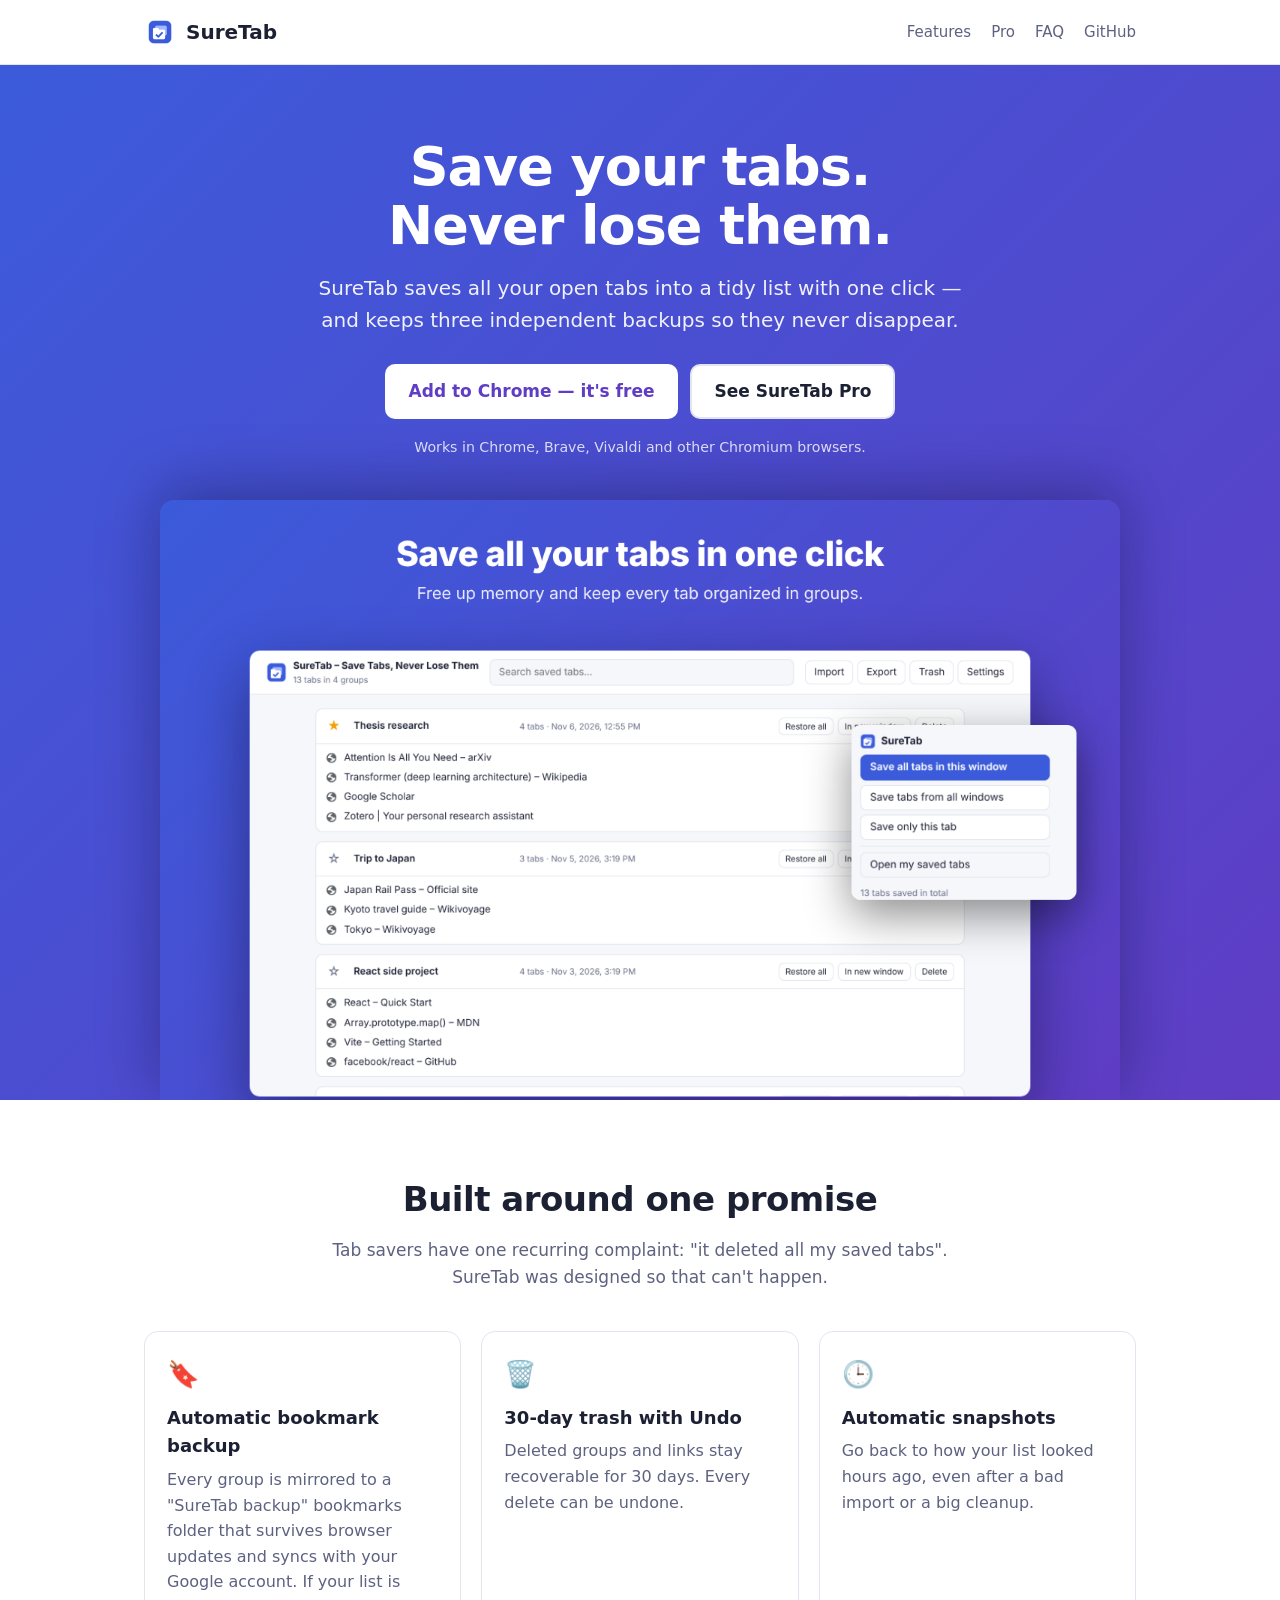
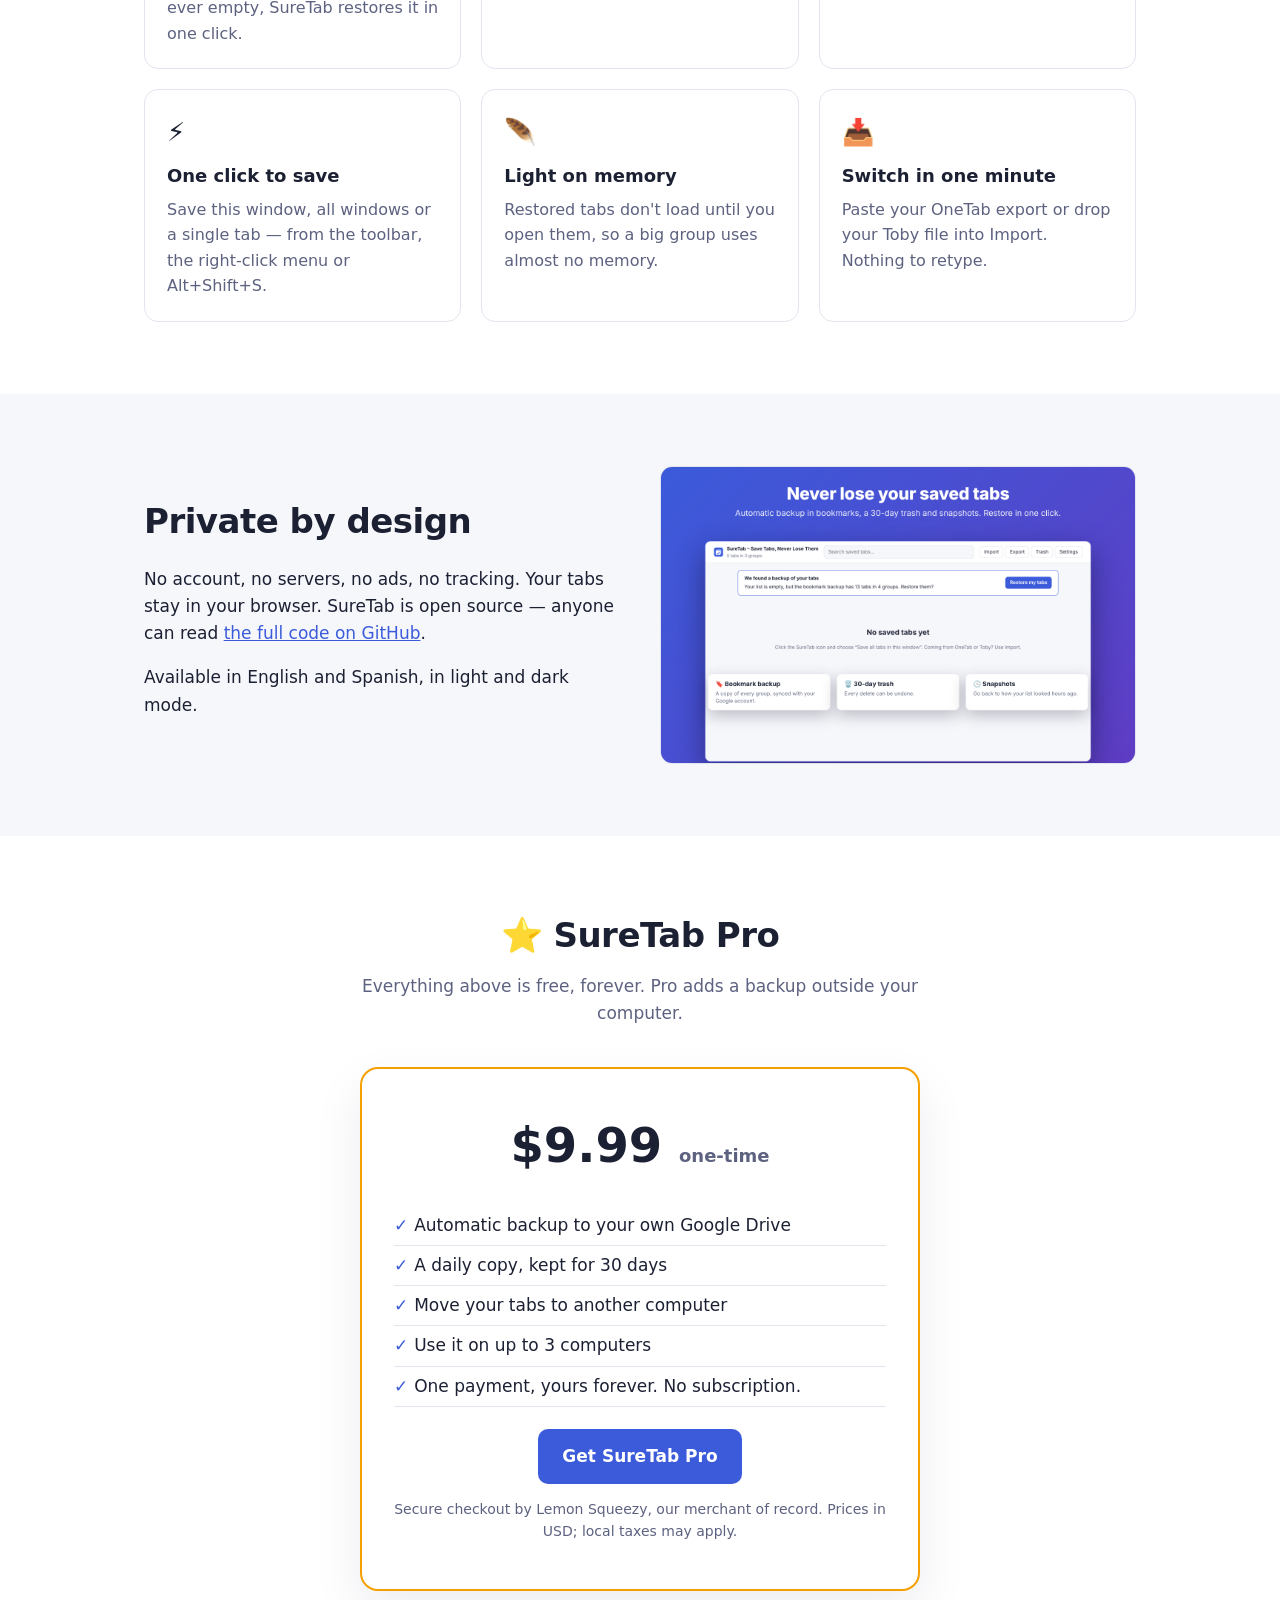
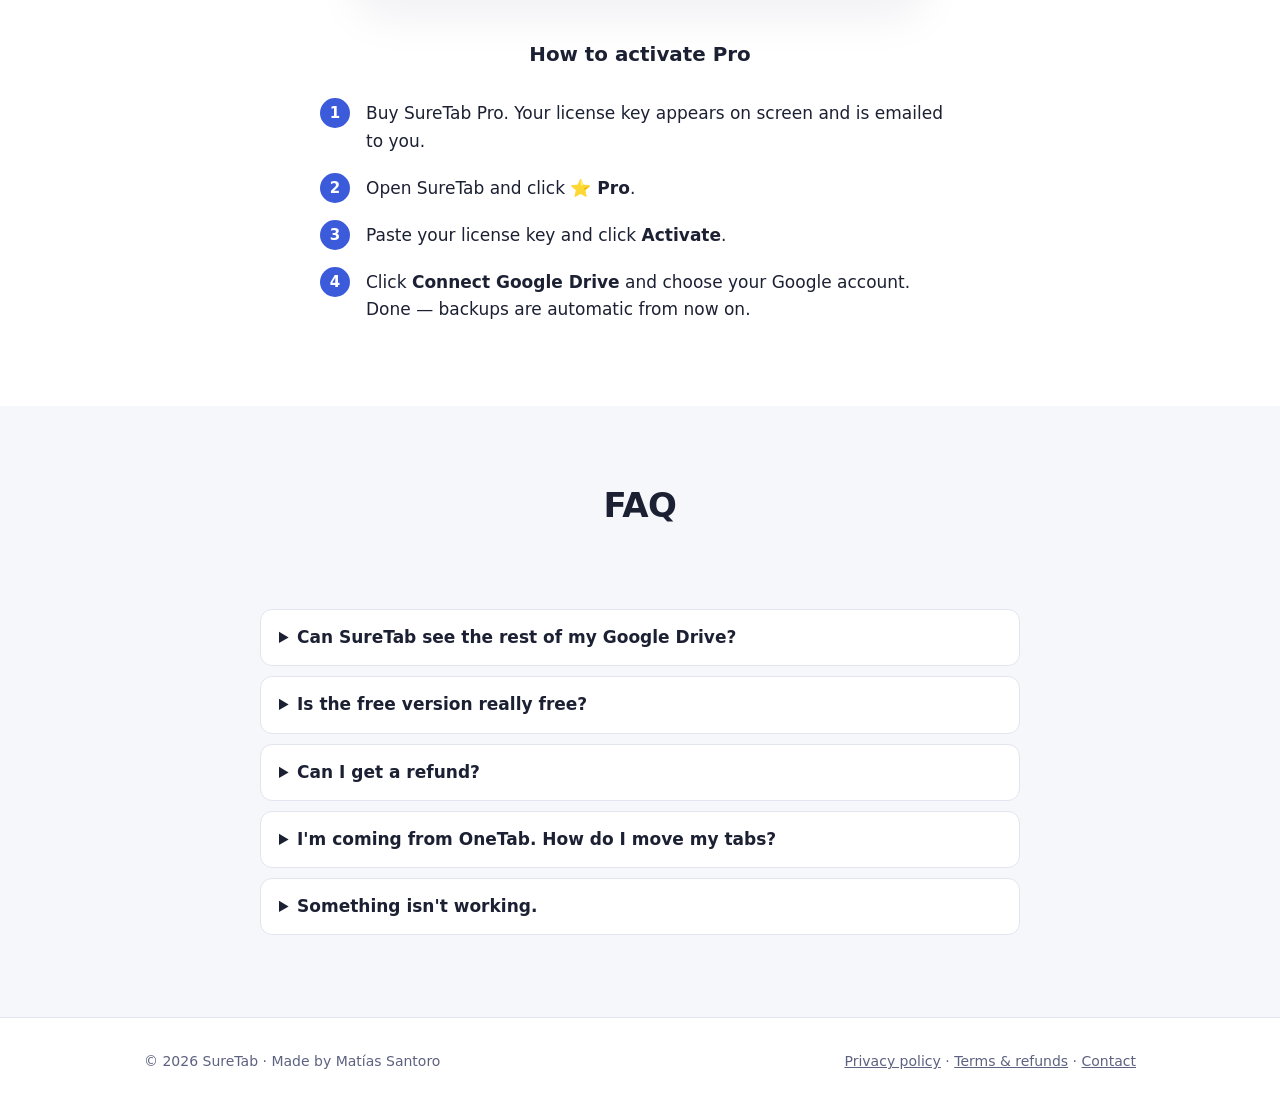
<file: docs/index.html>
<!doctype html>
<html lang="en">
<head>
  <meta charset="utf-8">
  <meta name="viewport" content="width=device-width, initial-scale=1">
  <title>SureTab – Save tabs, never lose them</title>
  <meta name="description" content="Save all your open tabs into a list with one click and never lose them. Automatic bookmark backup, 30-day trash, snapshots and 1-click import from OneTab and Toby. Free Chrome extension.">
  <link rel="icon" href="img/favicon.png">
  <link rel="stylesheet" href="style.css">
</head>
<body>
  <header class="top">
    <div class="wrap">
      <a class="brand" href="./"><img src="img/icon.png" alt="">SureTab</a>
      <nav>
        <a href="#features">Features</a>
        <a href="#pro">Pro</a>
        <a href="#faq">FAQ</a>
        <a href="https://github.com/matisantoro-05/suretab">GitHub</a>
      </nav>
    </div>
  </header>

  <div class="hero">
    <div class="wrap">
      <h1>Save your tabs.<br>Never lose them.</h1>
      <p class="lead">SureTab saves all your open tabs into a tidy list with one click — and keeps three independent backups so they never disappear.</p>
      <div class="ctas">
        <a class="btn light" href="https://chromewebstore.google.com/detail/apohnmmpeoppgmldpjkedfobohofihnn">Add to Chrome — it's free</a>
        <a class="btn ghost" href="#pro">See SureTab Pro</a>
      </div>
      <small>Works in Chrome, Brave, Vivaldi and other Chromium browsers.</small>
      <img class="shot" src="img/1-save-tabs.png" alt="SureTab list of saved tab groups">
    </div>
  </div>

  <section id="features">
    <div class="wrap">
      <h2>Built around one promise</h2>
      <p class="sub">Tab savers have one recurring complaint: "it deleted all my saved tabs". SureTab was designed so that can't happen.</p>
      <div class="grid">
        <div class="card"><span class="icon">🔖</span><h3>Automatic bookmark backup</h3><p>Every group is mirrored to a "SureTab backup" bookmarks folder that survives browser updates and syncs with your Google account. If your list is ever empty, SureTab restores it in one click.</p></div>
        <div class="card"><span class="icon">🗑️</span><h3>30-day trash with Undo</h3><p>Deleted groups and links stay recoverable for 30 days. Every delete can be undone.</p></div>
        <div class="card"><span class="icon">🕒</span><h3>Automatic snapshots</h3><p>Go back to how your list looked hours ago, even after a bad import or a big cleanup.</p></div>
        <div class="card"><span class="icon">⚡</span><h3>One click to save</h3><p>Save this window, all windows or a single tab — from the toolbar, the right-click menu or Alt+Shift+S.</p></div>
        <div class="card"><span class="icon">🪶</span><h3>Light on memory</h3><p>Restored tabs don't load until you open them, so a big group uses almost no memory.</p></div>
        <div class="card"><span class="icon">📥</span><h3>Switch in one minute</h3><p>Paste your OneTab export or drop your Toby file into Import. Nothing to retype.</p></div>
      </div>
    </div>
  </section>

  <section class="soft">
    <div class="wrap split">
      <div>
        <h2 style="text-align:left">Private by design</h2>
        <p>No account, no servers, no ads, no tracking. Your tabs stay in your browser. SureTab is open source — anyone can read <a href="https://github.com/matisantoro-05/suretab">the full code on GitHub</a>.</p>
        <p>Available in English and Spanish, in light and dark mode.</p>
      </div>
      <img src="img/2-never-lose.png" alt="SureTab recovery from the bookmark backup">
    </div>
  </section>

  <section id="pro">
    <div class="wrap">
      <h2>⭐ SureTab Pro</h2>
      <p class="sub">Everything above is free, forever. Pro adds a backup outside your computer.</p>
      <div class="pro">
        <div class="price">$9.99 <span>one-time</span></div>
        <ul>
          <li>Automatic backup to your own Google Drive</li>
          <li>A daily copy, kept for 30 days</li>
          <li>Move your tabs to another computer</li>
          <li>Use it on up to 3 computers</li>
          <li>One payment, yours forever. No subscription.</li>
        </ul>
        <a class="btn primary" href="https://matute.lemonsqueezy.com/checkout/buy/85be5c5d-9ba0-4c48-b7a4-27543b8b1a41">Get SureTab Pro</a>
        <p class="note">Secure checkout by Lemon Squeezy, our merchant of record. Prices in USD; local taxes may apply.</p>
      </div>

      <h3 style="text-align:center;margin-top:48px">How to activate Pro</h3>
      <ol class="steps">
        <li>Buy SureTab Pro. Your license key appears on screen and is emailed to you.</li>
        <li>Open SureTab and click <strong>⭐ Pro</strong>.</li>
        <li>Paste your license key and click <strong>Activate</strong>.</li>
        <li>Click <strong>Connect Google Drive</strong> and choose your Google account. Done — backups are automatic from now on.</li>
      </ol>
    </div>
  </section>

  <section class="soft" id="faq">
    <div class="wrap">
      <h2>FAQ</h2>
      <p class="sub">&nbsp;</p>
      <details><summary>Can SureTab see the rest of my Google Drive?</summary><p>No. SureTab Pro uses Google's limited "drive.file" permission, which only lets it access the files it creates (a "SureTab" folder). Your backup goes straight from your browser to your Drive; it never passes through our servers.</p></details>
      <details><summary>Is the free version really free?</summary><p>Yes. Saving, restoring, the bookmark backup, the trash, snapshots, import and export are free with no limits.</p></details>
      <details><summary>Can I get a refund?</summary><p>Yes, within 14 days of purchase if your license key has not been activated, or if SureTab Pro doesn't work for you and we can't fix it. See the <a href="terms.html#refunds">refund policy</a>.</p></details>
      <details><summary>I'm coming from OneTab. How do I move my tabs?</summary><p>In OneTab, click "Export URLs" and copy the text. In SureTab, click Import and paste it. Your groups are added; nothing is replaced.</p></details>
      <details><summary>Something isn't working.</summary><p>Write to <a href="mailto:matisantoro03@gmail.com">matisantoro03@gmail.com</a> or open an issue on <a href="https://github.com/matisantoro-05/suretab/issues">GitHub</a>.</p></details>
    </div>
  </section>

  <footer>
    <div class="wrap">
      <span>© 2026 SureTab · Made by Matías Santoro</span>
      <span><a href="privacy.html">Privacy policy</a> · <a href="terms.html">Terms &amp; refunds</a> · <a href="mailto:matisantoro03@gmail.com">Contact</a></span>
    </div>
  </footer>
</body>
</html>
</file>
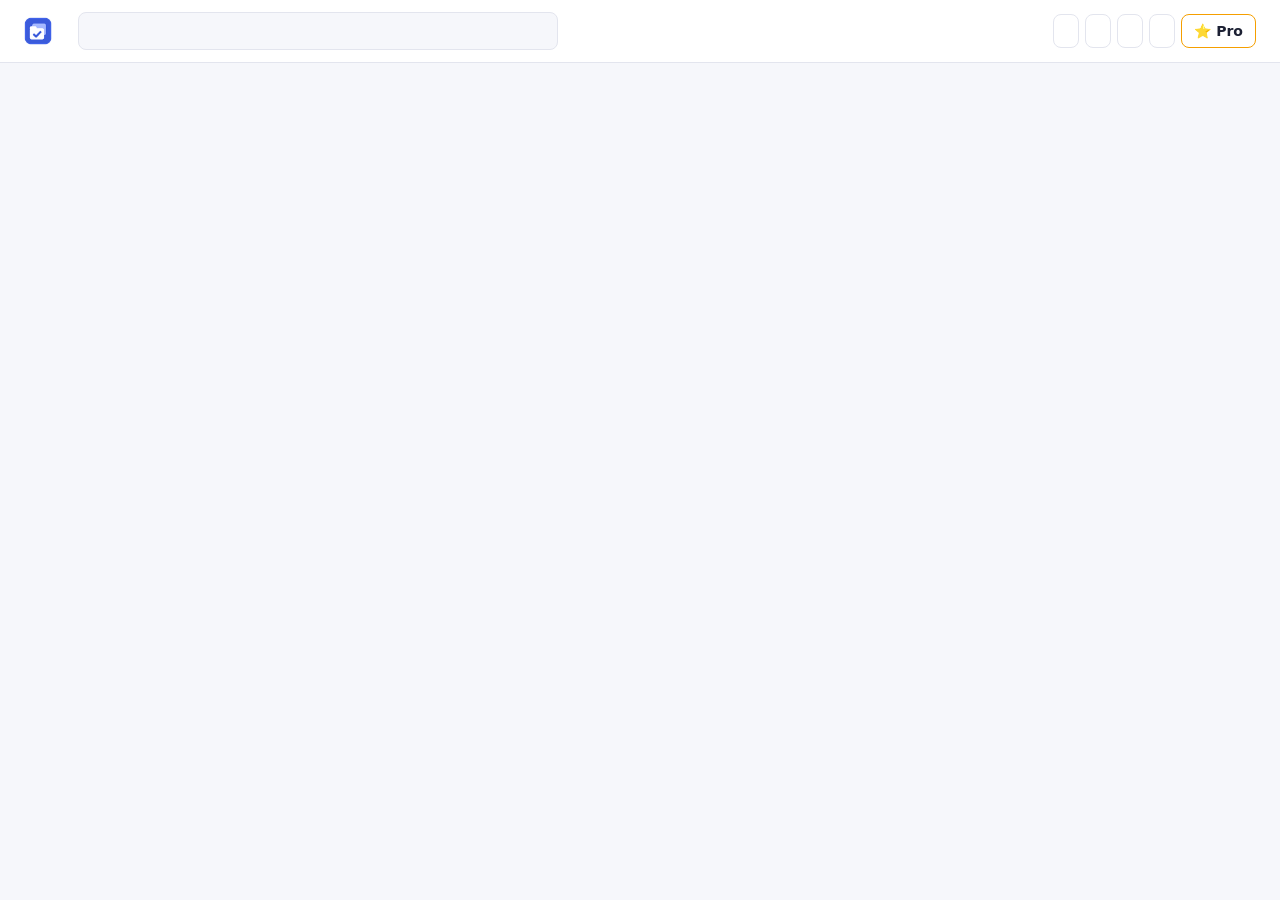
<file: manager.html>
<!doctype html>
<html>
<head>
  <meta charset="utf-8">
  <title>SureTab</title>
  <link rel="icon" href="icons/icon32.png">
  <link rel="stylesheet" href="styles.css">
</head>
<body>
  <header class="topbar">
    <div class="brand">
      <img src="icons/icon48.png" width="28" height="28" alt="">
      <div>
        <strong data-i18n="extName"></strong>
        <div class="muted small" id="summary"></div>
      </div>
    </div>
    <input type="search" id="search" data-i18n-ph="searchPlaceholder">
    <nav class="actions">
      <button class="btn" id="btn-import" data-i18n="import"></button>
      <button class="btn" id="btn-export" data-i18n="export"></button>
      <button class="btn" id="btn-trash" data-i18n="trash"></button>
      <button class="btn" id="btn-settings" data-i18n="settings"></button>
      <button class="btn pro" id="btn-pro">⭐ Pro</button>
    </nav>
  </header>

  <main>
    <section class="banner" id="recover" hidden>
      <div>
        <strong data-i18n="recoverTitle"></strong>
        <p id="recover-body"></p>
      </div>
      <button class="btn primary" id="btn-recover" data-i18n="recoverButton"></button>
    </section>

    <section class="banner" id="review" hidden>
      <div>
        <strong data-i18n="reviewTitle"></strong>
        <p data-i18n="reviewBody"></p>
      </div>
      <div class="row">
        <button class="btn ghost" id="btn-review-no" data-i18n="reviewNo"></button>
        <button class="btn primary" id="btn-review-yes" data-i18n="reviewYes"></button>
      </div>
    </section>

    <section class="empty" id="empty" hidden>
      <h2 data-i18n="emptyTitle"></h2>
      <p data-i18n="emptyBody"></p>
    </section>

    <div id="groups"></div>
  </main>

  <div class="toast" id="toast" role="status" hidden>
    <span id="toast-text"></span>
    <button class="link" id="toast-undo" data-i18n="undo"></button>
  </div>

  <!-- Import -->
  <dialog id="dlg-import">
    <h2 data-i18n="importTitle"></h2>
    <p class="muted" data-i18n="importHelp"></p>
    <textarea id="import-text" rows="10" spellcheck="false"></textarea>
    <label class="file"><span data-i18n="importFile"></span> <input type="file" id="import-file" accept=".json,.txt,.csv,text/plain,application/json"></label>
    <p class="status" id="import-status"></p>
    <div class="row end">
      <button class="btn" data-close data-i18n="cancel"></button>
      <button class="btn primary" id="btn-do-import" data-i18n="importButton"></button>
    </div>
  </dialog>

  <!-- Export -->
  <dialog id="dlg-export">
    <h2 data-i18n="export"></h2>
    <p class="muted" data-i18n="exportHelp"></p>
    <div class="row">
      <button class="btn primary" id="btn-export-json" data-i18n="exportJson"></button>
      <button class="btn" id="btn-export-text" data-i18n="exportText"></button>
    </div>
    <div class="row end">
      <button class="btn" data-close data-i18n="close"></button>
    </div>
  </dialog>

  <!-- Trash -->
  <dialog id="dlg-trash">
    <h2 data-i18n="trash"></h2>
    <p class="muted" data-i18n="trashHelp"></p>
    <ul class="plain" id="trash-list"></ul>
    <div class="row end">
      <button class="btn danger" id="btn-empty-trash" data-i18n="emptyTrash"></button>
      <button class="btn" data-close data-i18n="close"></button>
    </div>
  </dialog>

  <!-- SureTab Pro -->
  <dialog id="dlg-pro">
    <h2>⭐ SureTab Pro</h2>
    <section id="pro-locked">
      <p data-i18n="proPitch"></p>
      <ul class="perks">
        <li data-i18n="perkDrive"></li>
        <li data-i18n="perkVersions"></li>
        <li data-i18n="perkMove"></li>
        <li data-i18n="perkOnce"></li>
      </ul>
      <button class="btn primary" id="btn-buy"></button>
      <h3 data-i18n="haveKey"></h3>
      <div class="row tight">
        <input type="text" id="license-input" class="text" data-i18n-ph="licensePlaceholder" spellcheck="false" autocomplete="off">
        <button class="btn" id="btn-activate" data-i18n="activate"></button>
      </div>
    </section>
    <section id="pro-active" hidden>
      <p id="pro-state"></p>
      <h3 data-i18n="driveTitle"></h3>
      <p class="muted" id="drive-status"></p>
      <div class="row tight" id="drive-actions">
        <button class="btn primary" id="btn-drive-connect" data-i18n="driveConnect"></button>
        <button class="btn" id="btn-drive-now" data-i18n="driveNow"></button>
        <button class="btn" id="btn-drive-restore" data-i18n="driveRestore"></button>
        <button class="btn ghost" id="btn-drive-disconnect" data-i18n="driveDisconnect"></button>
      </div>
      <ul class="plain" id="drive-list" hidden></ul>
      <p class="small"><button class="link muted" id="btn-deactivate" data-i18n="deactivatePro"></button></p>
    </section>
    <p class="status" id="pro-msg" role="status"></p>
    <div class="row end">
      <button class="btn" autofocus data-close data-i18n="close"></button>
    </div>
  </dialog>

  <!-- Settings -->
  <dialog id="dlg-settings">
    <h2 data-i18n="settings"></h2>
    <label class="check"><input type="checkbox" data-setting="closeAfterSave"> <span data-i18n="optCloseAfterSave"></span></label>
    <label class="check"><input type="checkbox" data-setting="skipPinned"> <span data-i18n="optSkipPinned"></span></label>
    <label class="check"><input type="checkbox" data-setting="restoreUnloaded"> <span data-i18n="optRestoreUnloaded"></span></label>
    <label class="check"><input type="checkbox" data-setting="removeOnRestore"> <span data-i18n="optRemoveOnRestore"></span></label>
    <label class="check"><input type="checkbox" data-setting="bookmarkBackup"> <span data-i18n="optBookmarkBackup"></span></label>
    <p class="muted small" data-i18n="bookmarkBackupHelp"></p>
    <h3 data-i18n="snapshotsTitle"></h3>
    <p class="muted small" data-i18n="snapshotsHelp"></p>
    <ul class="plain" id="snap-list"></ul>
    <div class="row end">
      <button class="btn" data-close data-i18n="close"></button>
    </div>
  </dialog>

  <template id="tpl-group">
    <article class="group">
      <header class="group-head">
        <button class="star" data-act="star"></button>
        <input class="group-title" data-act="rename" maxlength="120">
        <span class="muted small meta"></span>
        <div class="group-actions">
          <button class="btn small" data-act="restore" data-i18n="restoreAll"></button>
          <button class="btn small" data-act="restore-window" data-i18n="restoreNewWindow"></button>
          <button class="btn small ghost" data-act="delete" data-i18n="delete"></button>
        </div>
      </header>
      <ul class="links"></ul>
    </article>
  </template>

  <script type="module" src="manager.js"></script>
</body>
</html>
</file>
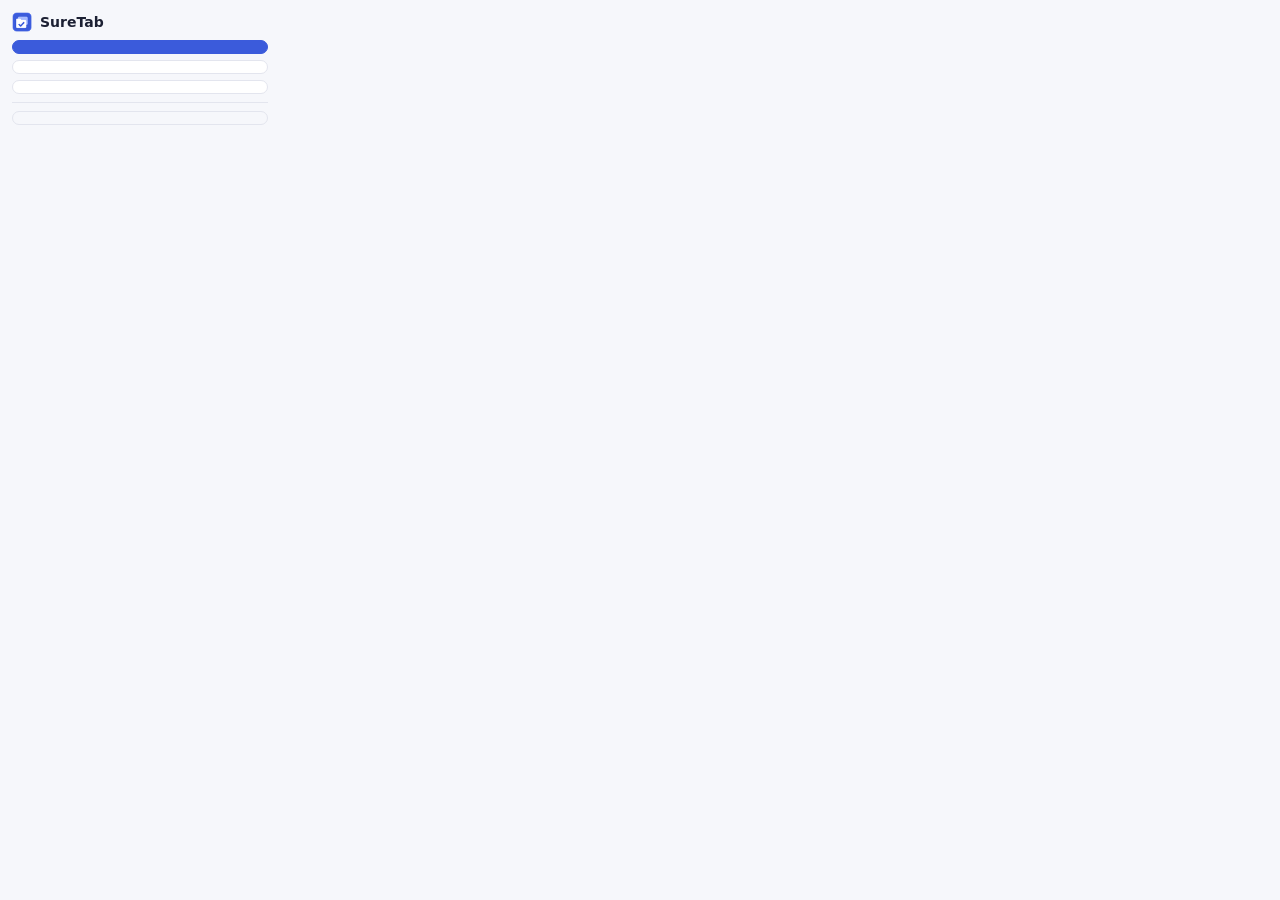
<file: popup.html>
<!doctype html>
<html>
<head>
  <meta charset="utf-8">
  <link rel="stylesheet" href="styles.css">
</head>
<body class="popup">
  <header class="popup-head">
    <img src="icons/icon32.png" width="20" height="20" alt="">
    <strong>SureTab</strong>
  </header>
  <button class="btn primary block" id="save-window" data-i18n="saveWindow"></button>
  <button class="btn block" id="save-all" data-i18n="saveAll"></button>
  <button class="btn block" id="save-tab" data-i18n="saveTab"></button>
  <hr>
  <button class="btn ghost block" id="open" data-i18n="openList"></button>
  <p class="muted small" id="total"></p>
  <p class="status small" id="status" role="status"></p>
  <script type="module" src="popup.js"></script>
</body>
</html>
</file>
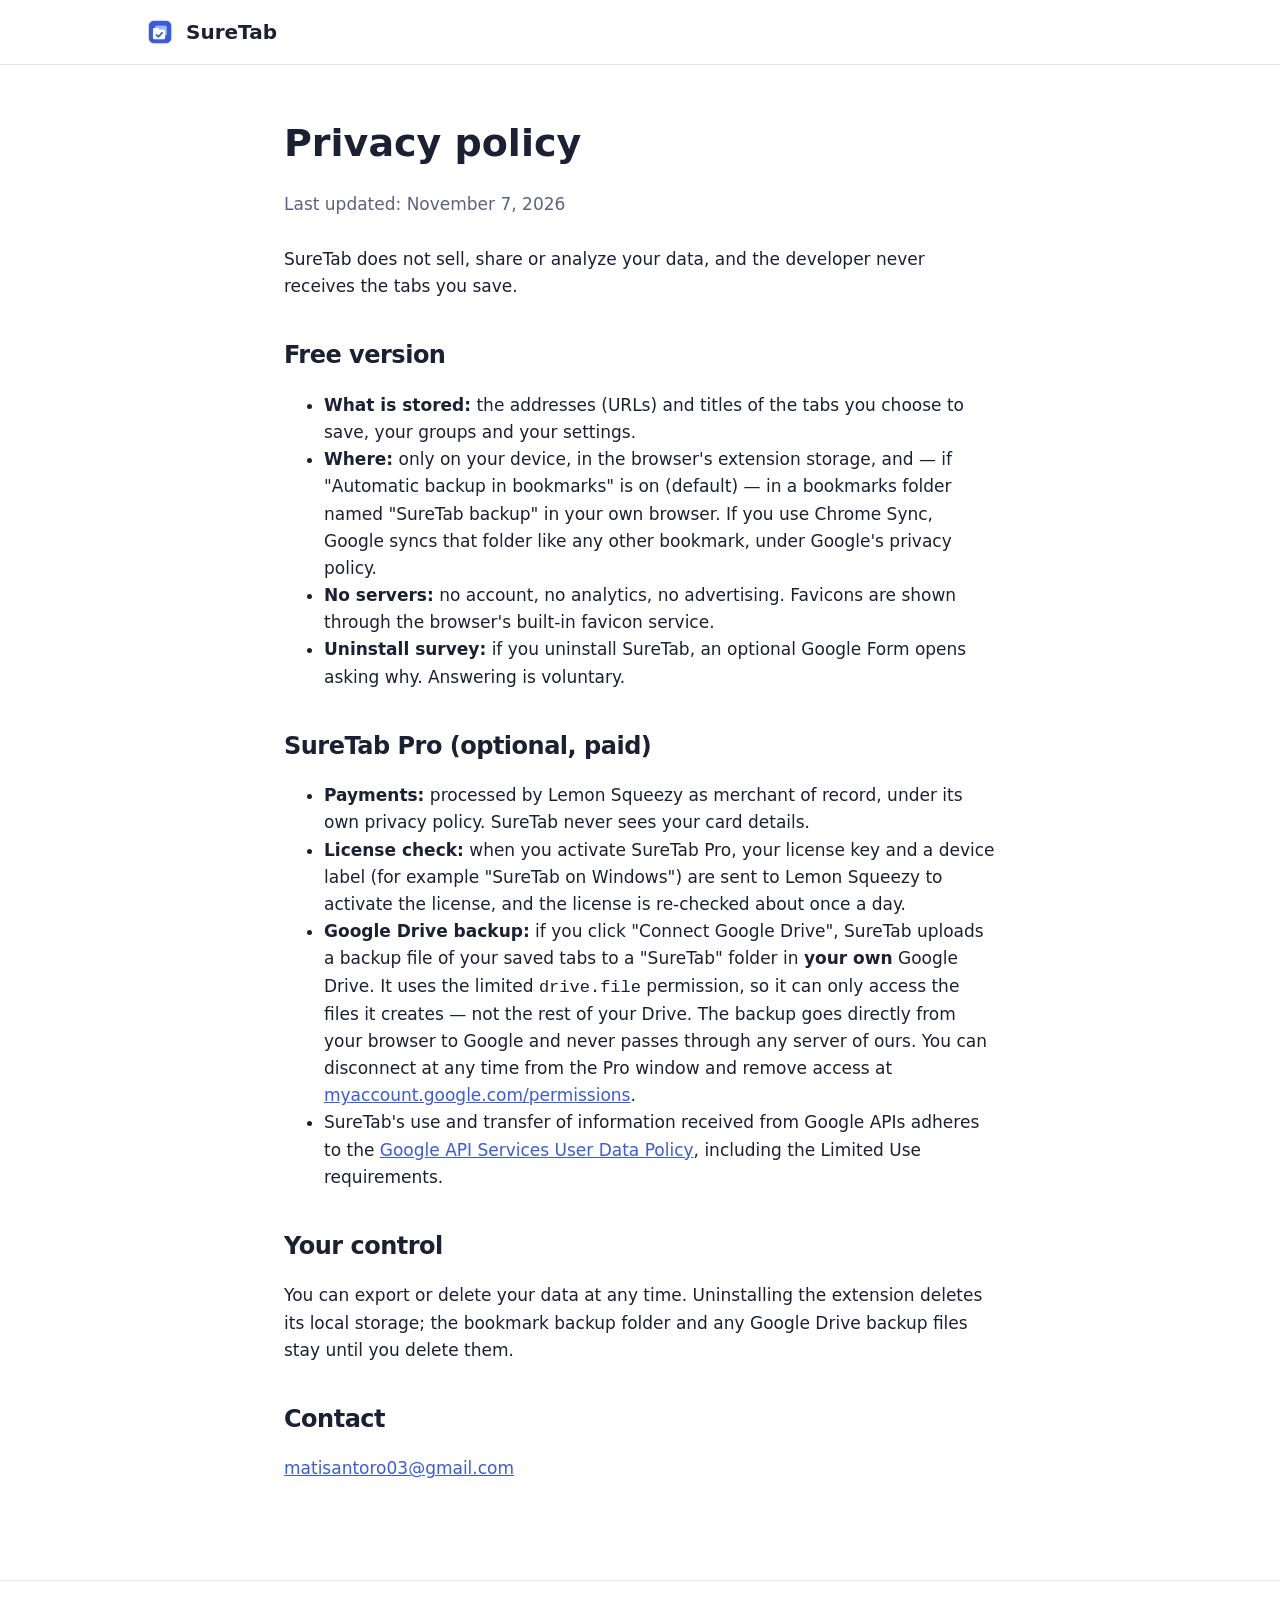
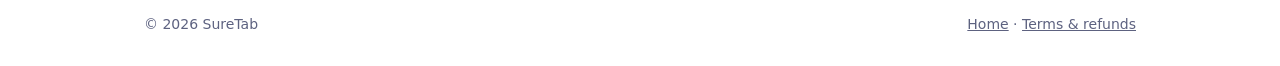
<file: docs/privacy.html>
<!doctype html>
<html lang="en">
<head>
  <meta charset="utf-8">
  <meta name="viewport" content="width=device-width, initial-scale=1">
  <title>Privacy policy – SureTab</title>
  <link rel="icon" href="img/favicon.png">
  <link rel="stylesheet" href="style.css">
</head>
<body>
  <header class="top"><div class="wrap"><a class="brand" href="./"><img src="img/icon.png" alt="">SureTab</a></div></header>
  <main class="doc">
    <h1>Privacy policy</h1>
    <p class="updated">Last updated: November 7, 2026</p>
    <p>SureTab does not sell, share or analyze your data, and the developer never receives the tabs you save.</p>

    <h2>Free version</h2>
    <ul>
      <li><strong>What is stored:</strong> the addresses (URLs) and titles of the tabs you choose to save, your groups and your settings.</li>
      <li><strong>Where:</strong> only on your device, in the browser's extension storage, and — if "Automatic backup in bookmarks" is on (default) — in a bookmarks folder named "SureTab backup" in your own browser. If you use Chrome Sync, Google syncs that folder like any other bookmark, under Google's privacy policy.</li>
      <li><strong>No servers:</strong> no account, no analytics, no advertising. Favicons are shown through the browser's built-in favicon service.</li>
      <li><strong>Uninstall survey:</strong> if you uninstall SureTab, an optional Google Form opens asking why. Answering is voluntary.</li>
    </ul>

    <h2>SureTab Pro (optional, paid)</h2>
    <ul>
      <li><strong>Payments:</strong> processed by Lemon Squeezy as merchant of record, under its own privacy policy. SureTab never sees your card details.</li>
      <li><strong>License check:</strong> when you activate SureTab Pro, your license key and a device label (for example "SureTab on Windows") are sent to Lemon Squeezy to activate the license, and the license is re-checked about once a day.</li>
      <li><strong>Google Drive backup:</strong> if you click "Connect Google Drive", SureTab uploads a backup file of your saved tabs to a "SureTab" folder in <strong>your own</strong> Google Drive. It uses the limited <code>drive.file</code> permission, so it can only access the files it creates — not the rest of your Drive. The backup goes directly from your browser to Google and never passes through any server of ours. You can disconnect at any time from the Pro window and remove access at <a href="https://myaccount.google.com/permissions">myaccount.google.com/permissions</a>.</li>
      <li>SureTab's use and transfer of information received from Google APIs adheres to the <a href="https://developers.google.com/terms/api-services-user-data-policy">Google API Services User Data Policy</a>, including the Limited Use requirements.</li>
    </ul>

    <h2>Your control</h2>
    <p>You can export or delete your data at any time. Uninstalling the extension deletes its local storage; the bookmark backup folder and any Google Drive backup files stay until you delete them.</p>

    <h2>Contact</h2>
    <p><a href="mailto:matisantoro03@gmail.com">matisantoro03@gmail.com</a></p>
  </main>
  <footer><div class="wrap"><span>© 2026 SureTab</span><span><a href="./">Home</a> · <a href="terms.html">Terms &amp; refunds</a></span></div></footer>
</body>
</html>
</file>
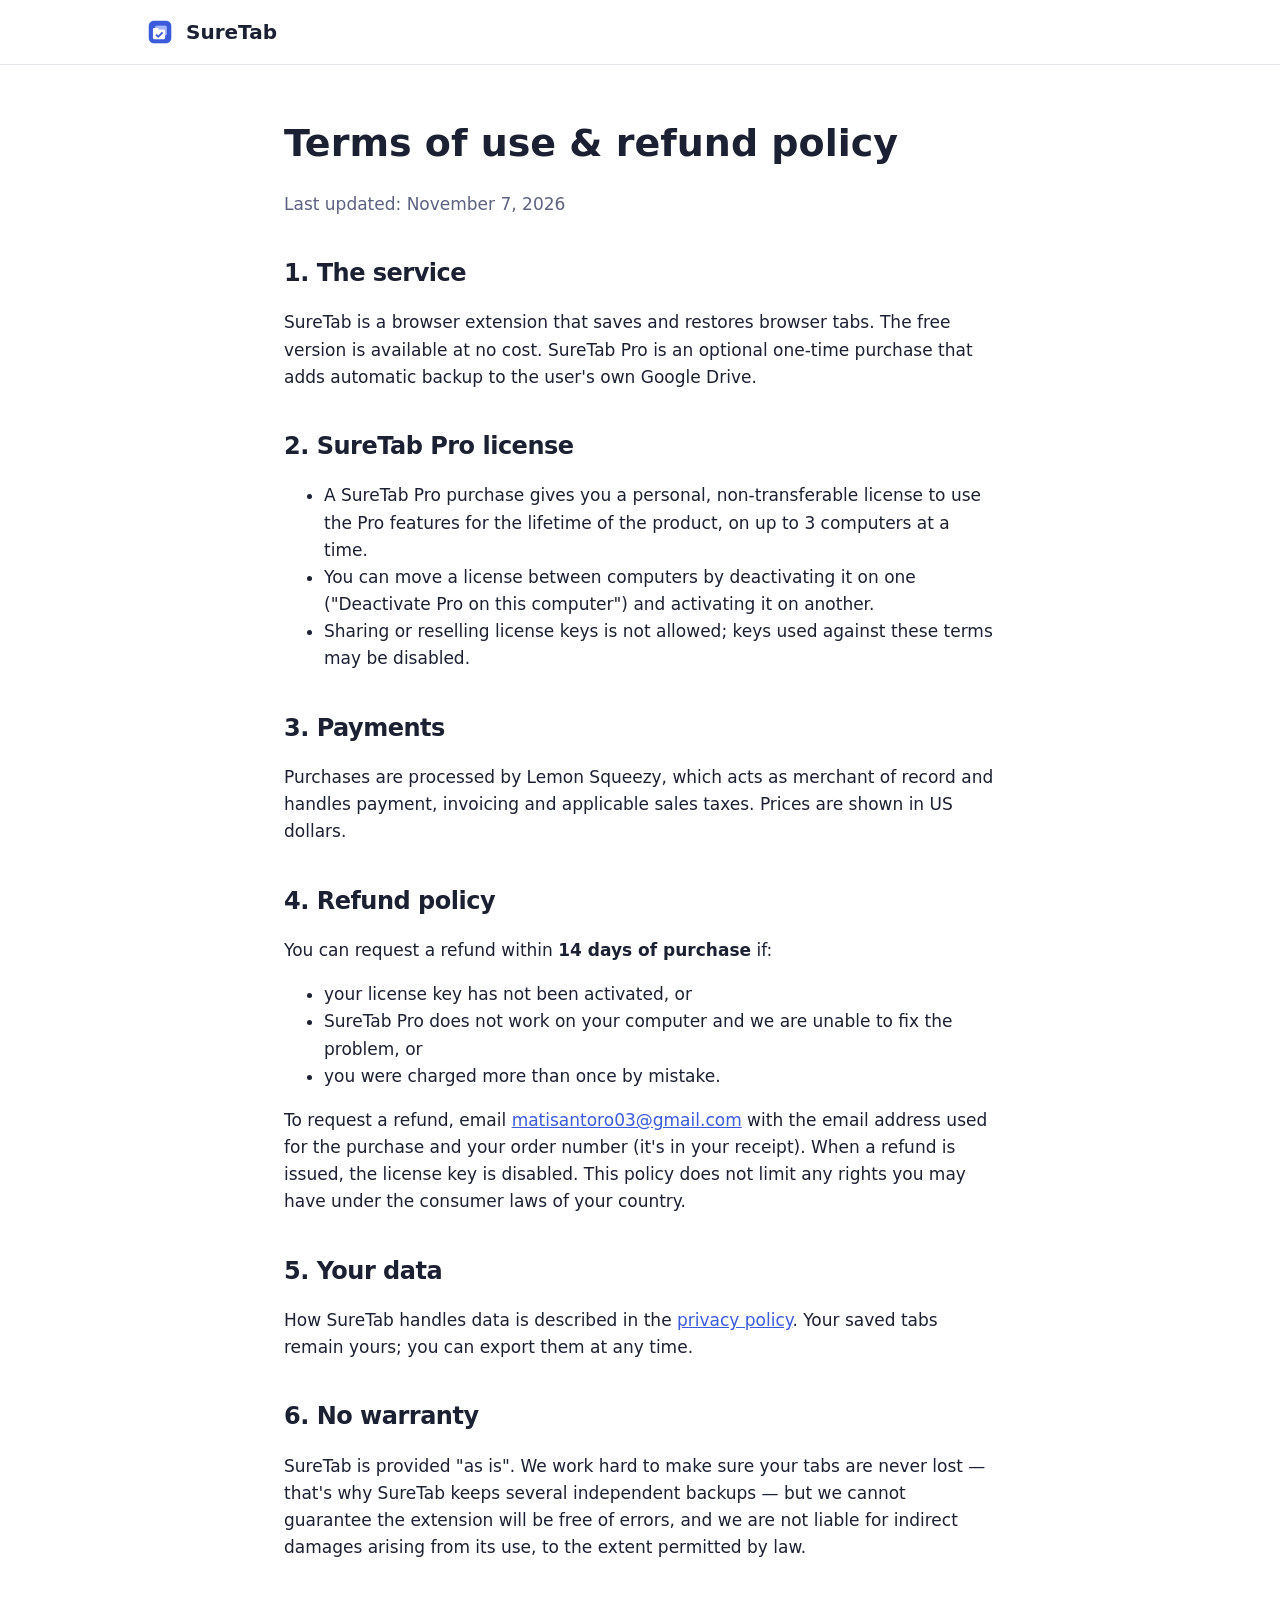
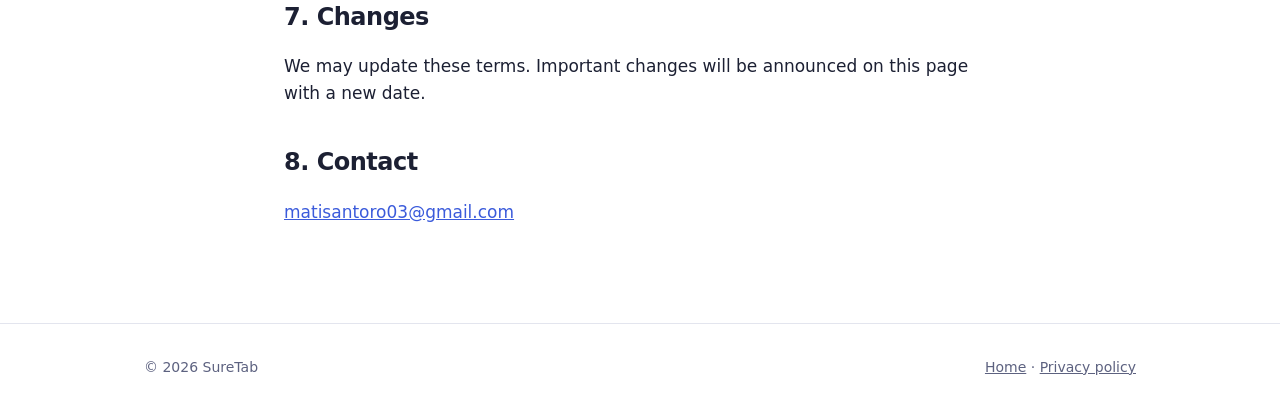
<file: docs/terms.html>
<!doctype html>
<html lang="en">
<head>
  <meta charset="utf-8">
  <meta name="viewport" content="width=device-width, initial-scale=1">
  <title>Terms &amp; refund policy – SureTab</title>
  <link rel="icon" href="img/favicon.png">
  <link rel="stylesheet" href="style.css">
</head>
<body>
  <header class="top"><div class="wrap"><a class="brand" href="./"><img src="img/icon.png" alt="">SureTab</a></div></header>
  <main class="doc">
    <h1>Terms of use &amp; refund policy</h1>
    <p class="updated">Last updated: November 7, 2026</p>

    <h2>1. The service</h2>
    <p>SureTab is a browser extension that saves and restores browser tabs. The free version is available at no cost. SureTab Pro is an optional one-time purchase that adds automatic backup to the user's own Google Drive.</p>

    <h2>2. SureTab Pro license</h2>
    <ul>
      <li>A SureTab Pro purchase gives you a personal, non-transferable license to use the Pro features for the lifetime of the product, on up to 3 computers at a time.</li>
      <li>You can move a license between computers by deactivating it on one ("Deactivate Pro on this computer") and activating it on another.</li>
      <li>Sharing or reselling license keys is not allowed; keys used against these terms may be disabled.</li>
    </ul>

    <h2>3. Payments</h2>
    <p>Purchases are processed by Lemon Squeezy, which acts as merchant of record and handles payment, invoicing and applicable sales taxes. Prices are shown in US dollars.</p>

    <h2 id="refunds">4. Refund policy</h2>
    <p>You can request a refund within <strong>14 days of purchase</strong> if:</p>
    <ul>
      <li>your license key has not been activated, or</li>
      <li>SureTab Pro does not work on your computer and we are unable to fix the problem, or</li>
      <li>you were charged more than once by mistake.</li>
    </ul>
    <p>To request a refund, email <a href="mailto:matisantoro03@gmail.com">matisantoro03@gmail.com</a> with the email address used for the purchase and your order number (it's in your receipt). When a refund is issued, the license key is disabled. This policy does not limit any rights you may have under the consumer laws of your country.</p>

    <h2>5. Your data</h2>
    <p>How SureTab handles data is described in the <a href="privacy.html">privacy policy</a>. Your saved tabs remain yours; you can export them at any time.</p>

    <h2>6. No warranty</h2>
    <p>SureTab is provided "as is". We work hard to make sure your tabs are never lost — that's why SureTab keeps several independent backups — but we cannot guarantee the extension will be free of errors, and we are not liable for indirect damages arising from its use, to the extent permitted by law.</p>

    <h2>7. Changes</h2>
    <p>We may update these terms. Important changes will be announced on this page with a new date.</p>

    <h2>8. Contact</h2>
    <p><a href="mailto:matisantoro03@gmail.com">matisantoro03@gmail.com</a></p>
  </main>
  <footer><div class="wrap"><span>© 2026 SureTab</span><span><a href="./">Home</a> · <a href="privacy.html">Privacy policy</a></span></div></footer>
</body>
</html>
</file>
<file: docs/style.css>
:root {
  --bg: #ffffff; --soft: #f6f7fb; --text: #1c2033; --muted: #5d6280; --line: #e3e5ee;
  --accent: #3b5bdb; --accent2: #5f3dc4; --star: #f59f00;
}
* { box-sizing: border-box; }
body { margin: 0; font: 17px/1.6 system-ui, -apple-system, "Segoe UI", Roboto, sans-serif; color: var(--text); background: var(--bg); }
a { color: var(--accent); }
.wrap { max-width: 1040px; margin: 0 auto; padding: 0 24px; }
header.top { border-bottom: 1px solid var(--line); background: #fff; position: sticky; top: 0; z-index: 5; }
header.top .wrap { display: flex; align-items: center; gap: 24px; height: 64px; }
.brand { display: flex; align-items: center; gap: 10px; font-weight: 800; font-size: 20px; color: var(--text); text-decoration: none; }
.brand img { width: 32px; height: 32px; }
nav { margin-left: auto; display: flex; gap: 20px; font-size: 15px; }
nav a { color: var(--muted); text-decoration: none; }
nav a:hover { color: var(--text); }
.btn { display: inline-block; padding: 12px 22px; border-radius: 10px; font-weight: 700; text-decoration: none; border: 2px solid transparent; }
.btn.primary { background: var(--accent); color: #fff; }
.btn.primary:hover { background: #2f4bc0; }
.btn.light { background: #fff; color: var(--accent2); }
.btn.ghost { border-color: var(--line); color: var(--text); background: #fff; }
.hero { background: linear-gradient(135deg, var(--accent) 0%, var(--accent2) 100%); color: #fff; padding: 72px 0 0; text-align: center; overflow: hidden; }
.hero h1 { font-size: clamp(34px, 5vw, 54px); line-height: 1.1; margin: 0 0 16px; letter-spacing: -1px; }
.hero p.lead { font-size: 20px; opacity: .92; max-width: 660px; margin: 0 auto 28px; }
.hero .ctas { display: flex; gap: 12px; justify-content: center; flex-wrap: wrap; margin-bottom: 14px; }
.hero small { opacity: .8; }
.hero img.shot { display: block; width: min(960px, 100%); margin: 40px auto 0; border-radius: 14px 14px 0 0; box-shadow: 0 -10px 60px rgba(10,10,40,.35); }
section { padding: 72px 0; }
section.soft { background: var(--soft); }
h2 { font-size: 34px; margin: 0 0 10px; letter-spacing: -.5px; text-align: center; }
p.sub { text-align: center; color: var(--muted); margin: 0 auto 40px; max-width: 640px; }
.grid { display: grid; grid-template-columns: repeat(auto-fit, minmax(280px, 1fr)); gap: 20px; }
.card { background: #fff; border: 1px solid var(--line); border-radius: 14px; padding: 22px; }
.card h3 { margin: 0 0 6px; font-size: 18px; }
.card p { margin: 0; color: var(--muted); font-size: 16px; }
.icon { font-size: 26px; display: block; margin-bottom: 8px; }
.split { display: grid; grid-template-columns: 1fr 1fr; gap: 40px; align-items: center; }
.split img { width: 100%; border-radius: 12px; border: 1px solid var(--line); }
.pro { max-width: 560px; margin: 0 auto; background: #fff; border: 2px solid var(--star); border-radius: 18px; padding: 32px; text-align: center; box-shadow: 0 20px 50px rgba(30,30,80,.08); }
.price { font-size: 48px; font-weight: 800; margin: 6px 0 0; }
.price span { font-size: 18px; font-weight: 600; color: var(--muted); }
.pro ul { text-align: left; list-style: none; padding: 0; margin: 22px 0; }
.pro li { padding: 6px 0; border-bottom: 1px solid var(--line); }
.pro li::before { content: "✓  "; color: var(--accent); font-weight: 800; }
.pro .note { color: var(--muted); font-size: 14px; margin-top: 14px; }
.steps { counter-reset: s; list-style: none; padding: 0; max-width: 640px; margin: 0 auto; }
.steps li { counter-increment: s; padding: 10px 0 10px 46px; position: relative; }
.steps li::before { content: counter(s); position: absolute; left: 0; top: 8px; width: 30px; height: 30px; border-radius: 50%; background: var(--accent); color: #fff; font-weight: 700; display: grid; place-items: center; font-size: 15px; }
details { background: #fff; border: 1px solid var(--line); border-radius: 12px; padding: 14px 18px; margin: 10px auto; max-width: 760px; }
summary { font-weight: 700; cursor: pointer; }
details p { color: var(--muted); margin: 10px 0 0; }
footer { border-top: 1px solid var(--line); padding: 32px 0; color: var(--muted); font-size: 14px; }
footer .wrap { display: flex; flex-wrap: wrap; gap: 16px 28px; justify-content: space-between; }
footer a { color: var(--muted); }
.doc { max-width: 760px; margin: 0 auto; padding: 48px 24px 80px; }
.doc h1 { font-size: 38px; margin: 0 0 6px; }
.doc h2 { text-align: left; font-size: 24px; margin: 36px 0 8px; }
.doc .updated { color: var(--muted); margin-bottom: 28px; }
@media (max-width: 760px) { .split { grid-template-columns: 1fr; } nav { display: none; } }
</file>
<file: styles.css>
:root {
  --bg: #f6f7fb;
  --card: #ffffff;
  --text: #1c2033;
  --muted: #6b7088;
  --line: #e3e5ee;
  --accent: #3b5bdb;
  --accent-text: #ffffff;
  --danger: #c92a2a;
  --star: #f59f00;
  --radius: 10px;
  color-scheme: light dark;
}

@media (prefers-color-scheme: dark) {
  :root {
    --bg: #15171f;
    --card: #1e212c;
    --text: #e8e9f0;
    --muted: #9a9fb5;
    --line: #2e3242;
    --accent: #6d8bff;
    --accent-text: #0d1020;
  }
}

* { box-sizing: border-box; }

body {
  margin: 0;
  font: 14px/1.45 system-ui, -apple-system, "Segoe UI", Roboto, sans-serif;
  background: var(--bg);
  color: var(--text);
}

.muted { color: var(--muted); }
.small { font-size: 12px; }
[hidden] { display: none !important; }

/* buttons */
.btn {
  font: inherit;
  padding: 6px 12px;
  border: 1px solid var(--line);
  border-radius: 8px;
  background: var(--card);
  color: var(--text);
  cursor: pointer;
}
.btn:hover { border-color: var(--accent); }
.btn:disabled { opacity: .5; cursor: default; }
.btn.primary { background: var(--accent); border-color: var(--accent); color: var(--accent-text); font-weight: 600; }
.btn.ghost { background: transparent; }
.btn.danger { color: var(--danger); }
.btn.small { padding: 3px 9px; font-size: 12px; }
.btn.block { display: block; width: 100%; margin: 6px 0; text-align: left; }
.link { background: none; border: 0; color: var(--accent); font: inherit; font-weight: 600; cursor: pointer; }

/* popup */
.popup { width: 280px; padding: 12px; }
.popup-head { display: flex; align-items: center; gap: 8px; margin-bottom: 8px; }
.popup hr { border: 0; border-top: 1px solid var(--line); margin: 8px 0; }
.status { min-height: 1em; margin: 6px 0 0; font-weight: 600; }

/* manager */
.topbar {
  position: sticky; top: 0; z-index: 2;
  display: flex; align-items: center; gap: 16px; flex-wrap: wrap;
  padding: 12px 24px;
  background: var(--card);
  border-bottom: 1px solid var(--line);
}
.brand { display: flex; align-items: center; gap: 10px; }
#search {
  flex: 1; min-width: 200px; max-width: 480px;
  padding: 8px 12px;
  border: 1px solid var(--line); border-radius: 8px;
  background: var(--bg); color: var(--text); font: inherit;
}
.actions { display: flex; gap: 6px; margin-left: auto; }

main { max-width: 980px; margin: 0 auto; padding: 20px 24px 80px; }

.banner {
  display: flex; align-items: center; justify-content: space-between; gap: 16px;
  padding: 14px 18px; margin-bottom: 16px;
  border: 1px solid var(--accent); border-radius: var(--radius);
  background: var(--card);
}
.banner p { margin: 4px 0 0; }

.empty { text-align: center; padding: 60px 20px; color: var(--muted); }
.empty h2 { color: var(--text); }

.group {
  background: var(--card);
  border: 1px solid var(--line);
  border-radius: var(--radius);
  margin-bottom: 14px;
  overflow: hidden;
}
.group-head {
  display: flex; align-items: center; gap: 10px; flex-wrap: wrap;
  padding: 10px 14px;
  border-bottom: 1px solid var(--line);
}
.star { background: none; border: 0; font-size: 18px; cursor: pointer; color: var(--muted); padding: 0 2px; }
.star.on { color: var(--star); }
.group-title {
  font: inherit; font-weight: 600; color: var(--text);
  border: 1px solid transparent; border-radius: 6px;
  background: transparent; padding: 3px 6px; min-width: 160px;
}
.group-title:hover, .group-title:focus { border-color: var(--line); outline: none; }
.group-actions { display: flex; gap: 6px; margin-left: auto; }

.links { list-style: none; margin: 0; padding: 6px 0; }
.links li { display: flex; align-items: center; gap: 10px; padding: 4px 14px; }
.links li:hover { background: var(--bg); }
.links a { flex: 1; color: var(--text); text-decoration: none; overflow: hidden; text-overflow: ellipsis; white-space: nowrap; }
.links a:hover { text-decoration: underline; }
.x { visibility: hidden; background: none; border: 0; color: var(--muted); font-size: 16px; cursor: pointer; }
.links li:hover .x { visibility: visible; }
.x:hover { color: var(--danger); }

.toast {
  position: fixed; left: 50%; bottom: 24px; transform: translateX(-50%);
  display: flex; gap: 14px; align-items: center;
  padding: 10px 16px; border-radius: 8px;
  background: var(--text); color: var(--bg);
  box-shadow: 0 6px 24px rgba(0,0,0,.2);
}
.toast .link { color: var(--bg); text-decoration: underline; }

dialog {
  width: min(560px, 92vw);
  border: 1px solid var(--line); border-radius: 12px;
  background: var(--card); color: var(--text);
  padding: 20px 22px;
}
dialog::backdrop { background: rgba(10, 12, 20, .45); }
dialog h2 { margin: 0 0 6px; font-size: 18px; }
dialog h3 { margin: 18px 0 4px; font-size: 14px; }
dialog textarea {
  width: 100%; font: 12px/1.4 ui-monospace, Menlo, Consolas, monospace;
  background: var(--bg); color: var(--text);
  border: 1px solid var(--line); border-radius: 8px; padding: 8px;
}
.row { display: flex; gap: 8px; margin-top: 14px; flex-wrap: wrap; }
.row.end { justify-content: flex-end; }
.file { display: block; margin-top: 10px; }
.check { display: flex; gap: 8px; align-items: flex-start; margin: 8px 0; }
.plain { list-style: none; padding: 0; margin: 8px 0; max-height: 300px; overflow: auto; }
.plain li { display: flex; justify-content: space-between; align-items: center; gap: 10px; padding: 6px 0; border-bottom: 1px solid var(--line); }

/* lazy placeholder tab */
.lazy main { max-width: 640px; margin: 15vh auto; padding: 0 24px; }
.lazy h1 { font-size: 20px; margin: 4px 0 8px; }
.lazy a { color: var(--accent); word-break: break-all; }

/* Pro */
.btn.pro { border-color: var(--star); color: var(--text); font-weight: 600; }
.perks { margin: 10px 0 16px; padding-left: 0; list-style: none; }
.perks li { padding: 3px 0; }
.perks li::before { content: "✓ "; color: var(--accent); font-weight: 700; }
.row.tight { margin-top: 8px; }
input.text {
  flex: 1; min-width: 220px; padding: 7px 10px; font: 13px ui-monospace, Menlo, Consolas, monospace;
  border: 1px solid var(--line); border-radius: 8px; background: var(--bg); color: var(--text);
}
#pro-msg:empty { display: none; }
.link.muted { color: var(--muted); font-weight: 400; padding: 0; }
</file>
